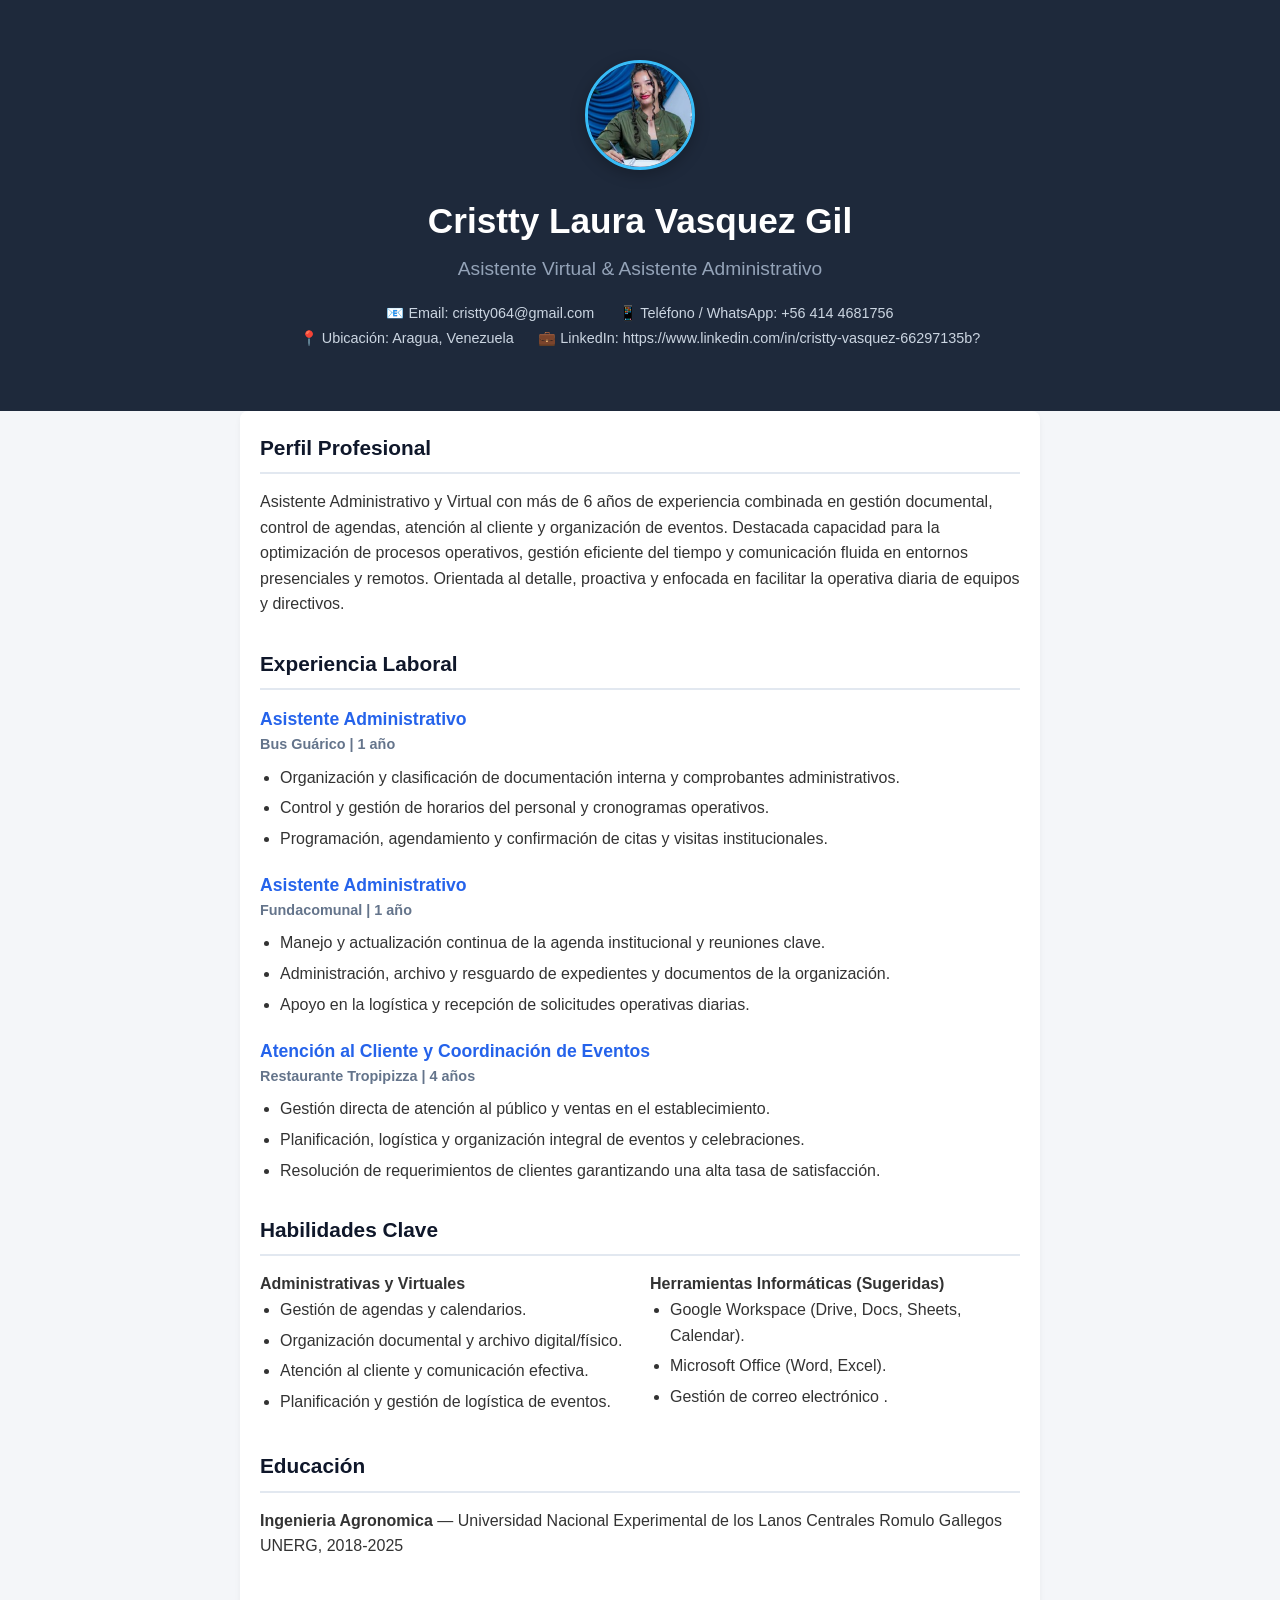
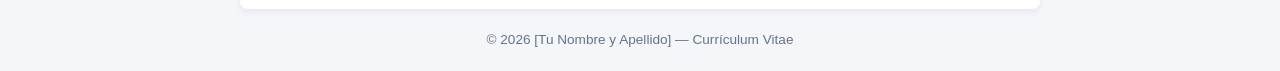
<file: CV.html>
<!DOCTYPE html>
<html lang="es">
<head>
    <meta charset="UTF-8">
    <meta name="viewport" content="width=device-width, initial-scale=1.0">
    <title>Curriculum Vitae | Asistente Virtual y Administrativo</title>
    <link rel="stylesheet" href="styles.css">
</head>
<body>

    <header>
        <div class="container">
            
            
            <!-- Avatar/initials card: Aquí puedes colocar tu foto de perfil -->
            <div style="margin-bottom: 15px;">
                <img src="img/imgperfil.png" alt="Foto de perfil" class="avatar-img" onerror="this.onerror=null; this.src='img/perfil.svg';">
            </div>

            <h1>Cristty Laura Vasquez Gil</h1>
            <h2>Asistente Virtual & Asistente Administrativo</h2>
            <div class="contact-info">
                <p>📧 Email: cristty064@gmail.com</p>
                <p>📱 Teléfono / WhatsApp: +56 414 4681756</p>
                <p>📍 Ubicación: Aragua, Venezuela</p>
                <p>💼 LinkedIn: https://www.linkedin.com/in/cristty-vasquez-66297135b?</p>
            </div>
        </div>
    </header>

    <main class="container">
        
        <section class="profile">
            <h3>Perfil Profesional</h3>
            <p>
                Asistente Administrativo y Virtual con más de 6 años de experiencia combinada en gestión documental, control de agendas, atención al cliente y organización de eventos. Destacada capacidad para la optimización de procesos operativos, gestión eficiente del tiempo y comunicación fluida en entornos presenciales y remotos. Orientada al detalle, proactiva y enfocada en facilitar la operativa diaria de equipos y directivos.
            </p>
        </section>

        <section class="experience">
            <h3>Experiencia Laboral</h3>

            <div class="job">
                <h4>Asistente Administrativo</h4>
                <p class="company">Bus Guárico | 1 año</p>
                <ul>
                    <li>Organización y clasificación de documentación interna y comprobantes administrativos.</li>
                    <li>Control y gestión de horarios del personal y cronogramas operativos.</li>
                    <li>Programación, agendamiento y confirmación de citas y visitas institucionales.</li>
                </ul>
            </div>

            <div class="job">
                <h4>Asistente Administrativo</h4>
                <p class="company">Fundacomunal | 1 año</p>
                <ul>
                    <li>Manejo y actualización continua de la agenda institucional y reuniones clave.</li>
                    <li>Administración, archivo y resguardo de expedientes y documentos de la organización.</li>
                    <li>Apoyo en la logística y recepción de solicitudes operativas diarias.</li>
                </ul>
            </div>

            <div class="job">
                <h4>Atención al Cliente y Coordinación de Eventos</h4>
                <p class="company">Restaurante Tropipizza | 4 años</p>
                <ul>
                    <li>Gestión directa de atención al público y ventas en el establecimiento.</li>
                    <li>Planificación, logística y organización integral de eventos y celebraciones.</li>
                    <li>Resolución de requerimientos de clientes garantizando una alta tasa de satisfacción.</li>
                </ul>
            </div>
        </section>

        <section class="skills">
            <h3>Habilidades Clave</h3>
            <div class="skills-grid">
                <div>
                    <h4>Administrativas y Virtuales</h4>
                    <ul>
                        <li>Gestión de agendas y calendarios.</li>
                        <li>Organización documental y archivo digital/físico.</li>
                        <li>Atención al cliente y comunicación efectiva.</li>
                        <li>Planificación y gestión de logística de eventos.</li>
                    </ul>
                </div>
                <div>
                    <h4>Herramientas Informáticas (Sugeridas)</h4>
                    <ul>
                        <li>Google Workspace (Drive, Docs, Sheets, Calendar).</li>
                        <li>Microsoft Office (Word, Excel).</li>
                        <li>Gestión de correo electrónico .</li>
                    </ul>
                </div>
            </div>
        </section>

        <section class="education">
            <h3>Educación</h3>
            <p><strong>Ingenieria Agronomica</strong> — Universidad Nacional Experimental de los Lanos Centrales Romulo Gallegos UNERG, 2018-2025</p>
        </section>

    </main>

    <footer>
        <p>© 2026 [Tu Nombre y Apellido] — Currículum Vitae</p>
    </footer>

</body>
</html>
</file>
<file: styles.css>
* {
    margin: 0;
    padding: 0;
    box-sizing: border-box;
    font-family: 'Segoe UI', Tahoma, Geneva, Verdana, sans-serif;
}

body {
    background-color: #f4f6f9;
    color: #333;
    line-height: 1.6;
}

.container {
    max-width: 800px;
    margin: 0 auto;
    padding: 20px;
}

header {
    background-color: #1e293b;
    color: #ffffff;
    padding: 40px 0;
    text-align: center;
}

/* Estilos simples para logo y avatar */
.brand-logo-img {
    width: 42px;
    height: 42px;
    object-fit: cover;
    object-position: center;
    border-radius: 8px;
    border: 1.5px solid rgba(56, 189, 248, 0.4);
    display: inline-block;
}

.avatar-img {
    width: 110px;
    height: 110px;
    object-fit: cover;
    object-position: center 20%;
    border-radius: 50%;
    border: 3px solid #38bdf8;
    display: inline-block;
    box-shadow: 0 4px 15px rgba(0,0,0,0.25);
}

header h1 {
    font-size: 2.2rem;
    margin-bottom: 5px;
}

header h2 {
    font-size: 1.2rem;
    font-weight: 400;
    color: #94a3b8;
    margin-bottom: 15px;
}

.contact-info p {
    font-size: 0.9rem;
    display: inline-block;
    margin: 0 10px;
    color: #cbd5e1;
}

main {
    background: #ffffff;
    margin-top: -20px;
    border-radius: 8px;
    box-shadow: 0 4px 6px rgba(0,0,0,0.05);
    padding: 30px;
}

section {
    margin-bottom: 30px;
}

h3 {
    color: #0f172a;
    border-bottom: 2px solid #e2e8f0;
    padding-bottom: 8px;
    margin-bottom: 15px;
    font-size: 1.3rem;
}

.job {
    margin-bottom: 20px;
}

.job h4 {
    color: #2563eb;
    font-size: 1.1rem;
}

.company {
    font-weight: 600;
    color: #64748b;
    font-size: 0.9rem;
    margin-bottom: 8px;
}

ul {
    padding-left: 20px;
}

li {
    margin-bottom: 5px;
}

.skills-grid {
    display: flex;
    gap: 20px;
}

.skills-grid div {
    flex: 1;
}

footer {
    text-align: center;
    padding: 20px;
    font-size: 0.85rem;
    color: #64748b;
}

@media (max-width: 600px) {
    .contact-info p {
        display: block;
        margin: 5px 0;
    }
    
    .skills-grid {
        flex-direction: column;
    }
}
</file>
